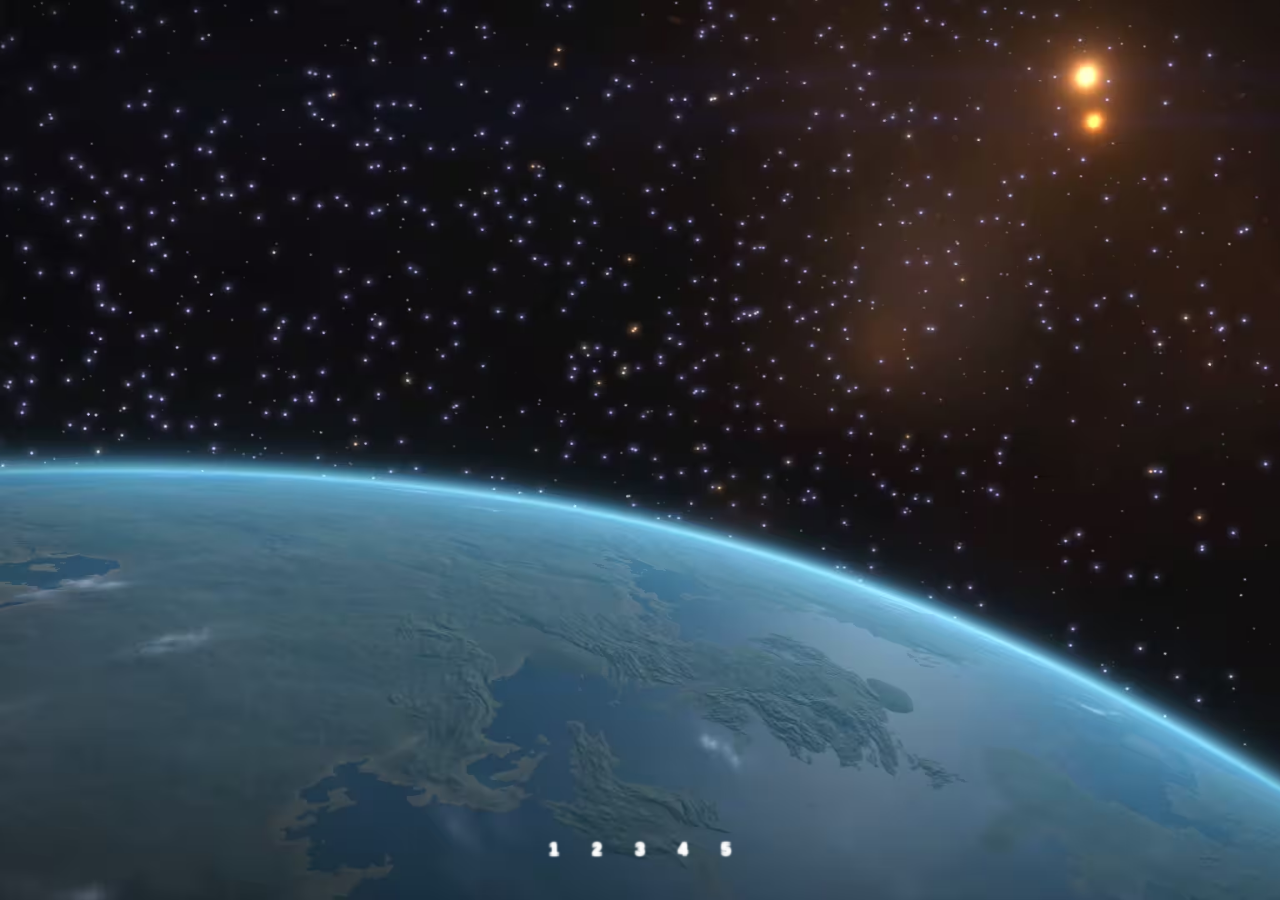
<file: index.html>
<!DOCTYPE html>
<html lang="en">
<head>
  <meta charset="UTF-8">
  <meta name="viewport" content="width=device-width, initial-scale=1.0">
  <title>Stars Falling</title>
  <link rel="shortcut icon" href="assets/favicon.png" type="image/x-icon">
  <link rel="stylesheet" href="css/index1.css">
  <link rel="stylesheet" href="css/Nav.css">
</head>
<body>  
  <div class="section" style="background-image: url('assets/image1.avif');">
    <span style="--r: 90;"></span>
    <span style="--r: 85;"></span>
    <span style="--r: 80;"></span>
    <span style="--r: 75;"></span>
    <span style="--r: 70;"></span>
    <span style="--r: 65;"></span>
    <span style="--r: 60;"></span>
    <span style="--r: 55;"></span>
    <span style="--r: 50;"></span>
    <span style="--r: 45;"></span>
    <span style="--r: 40;"></span>
    <span style="--r: 35;"></span>
    <span style="--r: 30;"></span>
    <span style="--r: 25;"></span>
    <span style="--r: 20;"></span>
    <span style="--r: 15;"></span>
    <span style="--r: 5;"></span>
    <span style="--r: 0;"></span>
    <span style="--r: -5;"></span>
    <span style="--r: -10;"></span>
    <span style="--r: -15;"></span>
    <span style="--r: -20;"></span>
    <span style="--r: -25;"></span>
    <span style="--r: -30;"></span>
    <span style="--r: -35;"></span>
    <span style="--r: -40;"></span>
    <span style="--r: -45;"></span>
    <span style="--r: -50;"></span>
    
  </div>

  <div class="myNav">
    <a href="index.html"  class="activo"  style="--d:1;">1</a>
    <a href="index2.html" style="--d:2;">2</a>
    <a href="index3.html" style="--d:3;">3</a>
    <a href="index4.html"  style="--d:4;">4</a>
    <a href="index5.html"  style="--d:5;">5</a>
  </div>
</body>
</html>
</file>
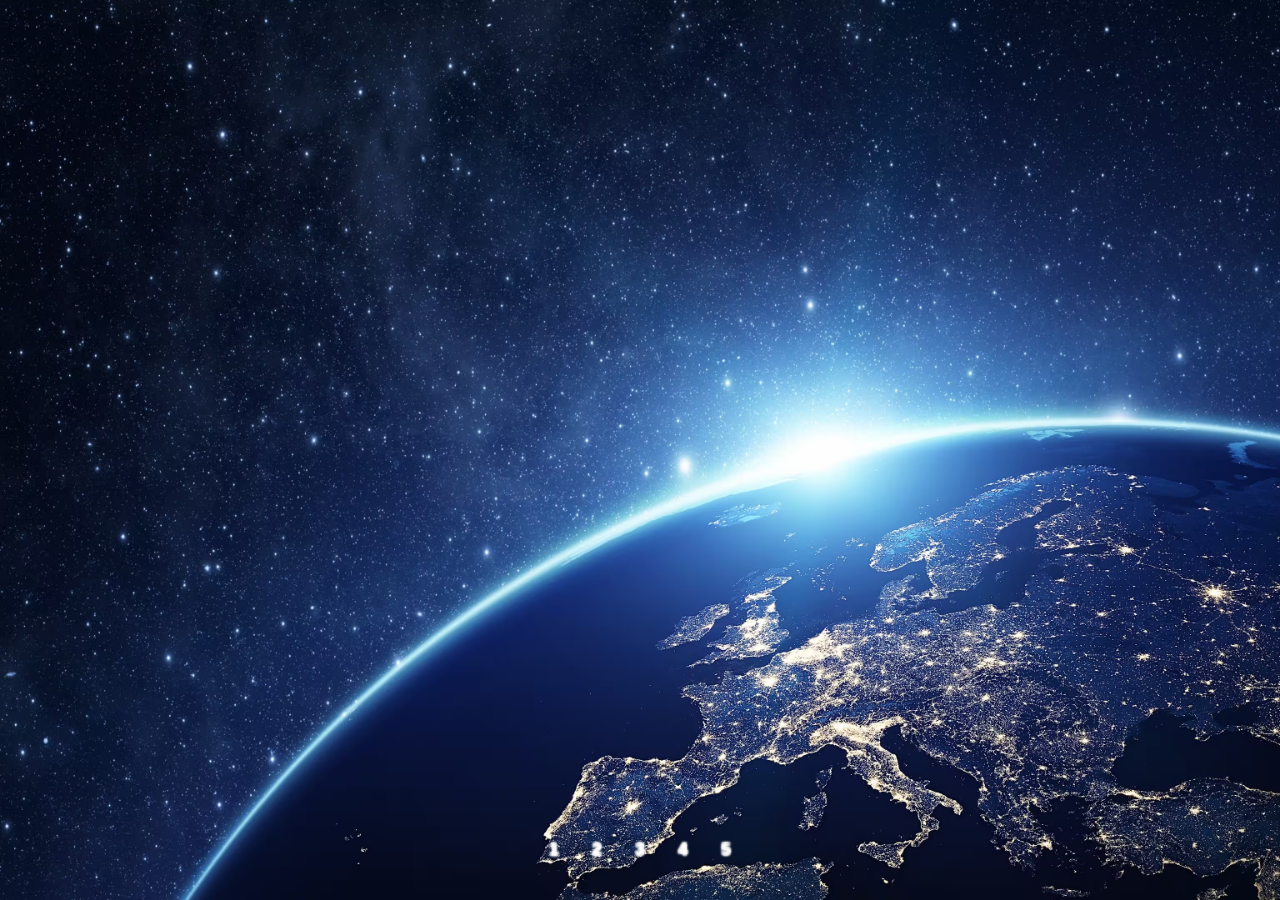
<file: index2.html>
<!DOCTYPE html>
<html lang="en">

<head>
  <meta charset="UTF-8">
  <meta name="viewport" content="width=device-width, initial-scale=1.0">
  <title>Stars Falling</title>
  <link rel="shortcut icon" href="assets/favicon.png" type="image/x-icon">
  <link rel="stylesheet" href="css/index2.css">
  <link rel="stylesheet" href="css/Nav.css">
</head>

<body>
  <div class="section" style="background-image: url('assets/image2.avif');">
    <span style="--r: 90;"></span>
    <span style="--r: 85;"></span>
    <span style="--r: 80;"></span>
    <span style="--r: 75;"></span>
    <span style="--r: 70;"></span>
    <span style="--r: 65;"></span>
    <span style="--r: 60;"></span>
    <span style="--r: 55;"></span>
    <span style="--r: 50;"></span>
    <span style="--r: 45;"></span>
    <span style="--r: 40;"></span>
    <span style="--r: 35;"></span>
    <span style="--r: 30;"></span>
    <span style="--r: 25;"></span>
    <span style="--r: 20;"></span>
    <span style="--r: 15;"></span>
    <span style="--r: 5;"></span>
    <span style="--r: 0;"></span>
    <span style="--r: -5;"></span>
    <span style="--r: -10;"></span>
    <span style="--r: -15;"></span>
    <span style="--r: -20;"></span>
    <span style="--r: -25;"></span>
    <span style="--r: -30;"></span>
    <span style="--r: -35;"></span>
    <span style="--r: -40;"></span>
    <span style="--r: -45;"></span>
    <span style="--r: -50;"></span>

  </div>

  <div class="myNav">
    <a href="index.html" style="--d:1;">1</a>
    <a href="index2.html" class="activo" style="--d:2;">2</a>
    <a href="index3.html" style="--d:3;">3</a>
    <a href="index4.html" style="--d:4;">4</a>
    <a href="index5.html" style="--d:5;">5</a>
  </div>
</body>

</html>
</file>
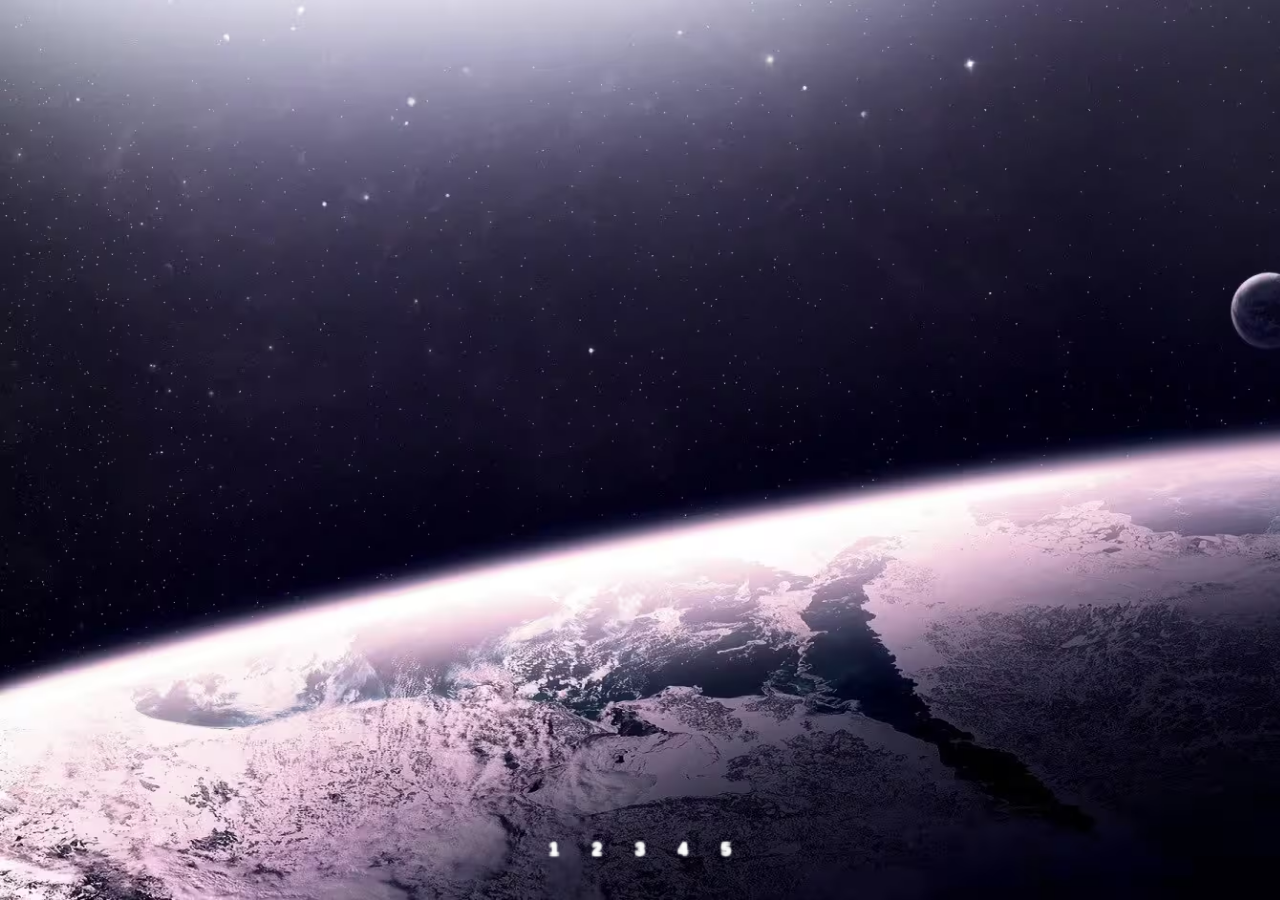
<file: index3.html>
<!DOCTYPE html>
<html lang="en">

<head>
  <meta charset="UTF-8">
  <meta name="viewport" content="width=device-width, initial-scale=1.0">
  <title>Stars Falling</title>
  <link rel="shortcut icon" href="assets/favicon.png" type="image/x-icon">
  <link rel="stylesheet" href="css/index2.css">
  <link rel="stylesheet" href="css/Nav.css">
</head>

<body>
  <div class="section" style="background-image: url('assets/image3.avif');">
    <span style="--r: 90;"></span>
    <span style="--r: 85;"></span>
    <span style="--r: 80;"></span>
    <span style="--r: 75;"></span>
    <span style="--r: 70;"></span>
    <span style="--r: 65;"></span>
    <span style="--r: 60;"></span>
    <span style="--r: 55;"></span>
    <span style="--r: 50;"></span>
    <span style="--r: 45;"></span>
    <span style="--r: 40;"></span>
    <span style="--r: 35;"></span>
    <span style="--r: 30;"></span>
    <span style="--r: 25;"></span>
    <span style="--r: 20;"></span>
    <span style="--r: 15;"></span>
    <span style="--r: 5;"></span>
    <span style="--r: 0;"></span>
    <span style="--r: -5;"></span>
    <span style="--r: -10;"></span>
    <span style="--r: -15;"></span>
    <span style="--r: -20;"></span>
    <span style="--r: -25;"></span>
    <span style="--r: -30;"></span>
    <span style="--r: -35;"></span>
    <span style="--r: -40;"></span>
    <span style="--r: -45;"></span>
    <span style="--r: -50;"></span>
  </div>

  <div class="myNav">
    <a href="index.html" style="--d:1;">1</a>
    <a href="index2.html" style="--d:2;">2</a>
    <a href="index3.html" class="activo" style="--d:3;">3</a>
    <a href="index4.html" style="--d:4;">4</a>
    <a href="index5.html" style="--d:5;">5</a>
  </div>
</body>

</html>
</file>
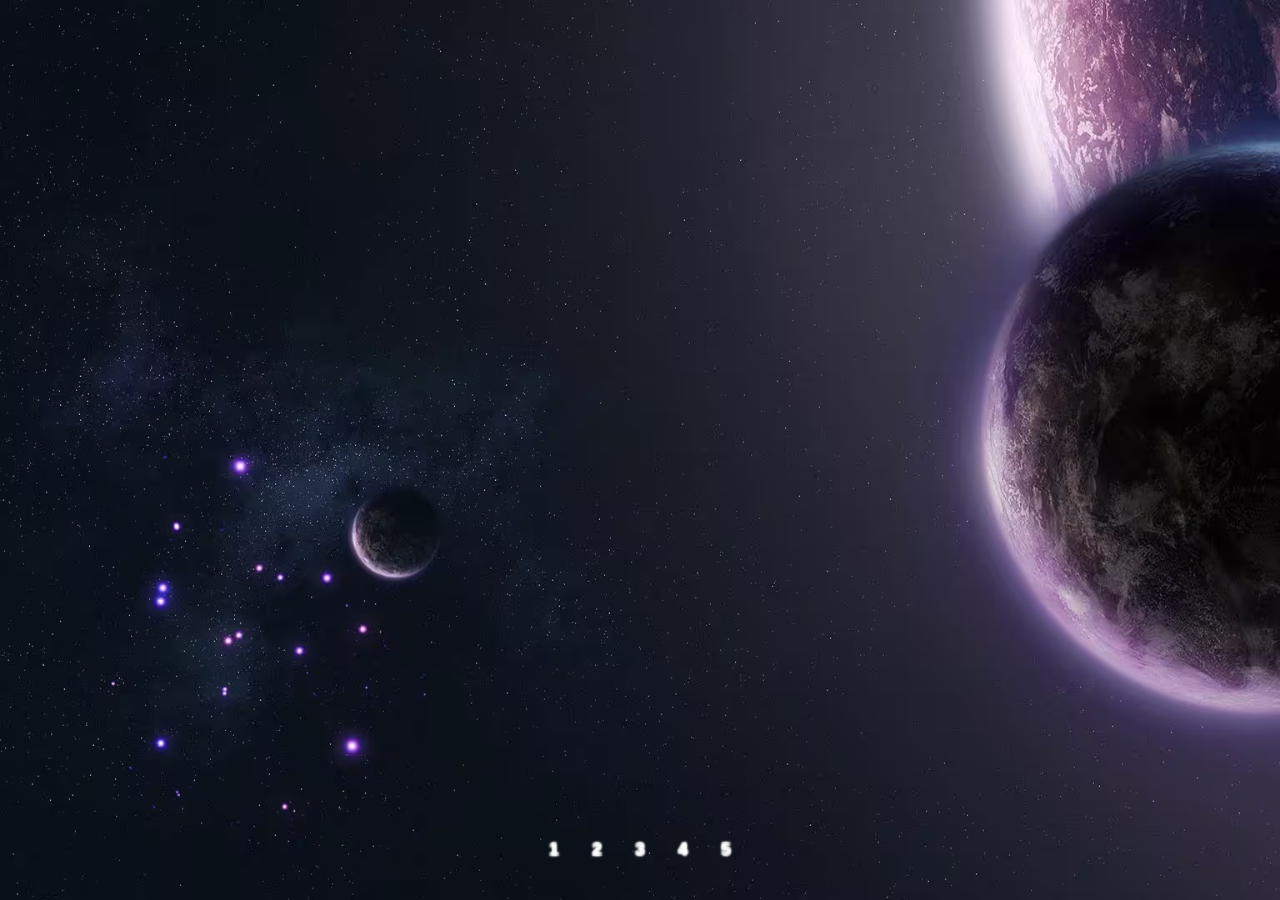
<file: index4.html>
<!DOCTYPE html>
<html lang="en">

<head>
  <meta charset="UTF-8">
  <meta name="viewport" content="width=device-width, initial-scale=1.0">
  <title>Stars Falling</title>
  <link rel="shortcut icon" href="assets/favicon.png" type="image/x-icon">
  <link rel="stylesheet" href="css/index4.css">
  <link rel="stylesheet" href="css/Nav.css">
</head>

<body>
  <div class="section" style="background-image: url('assets/image4.avif');">
    <span style="--r: 90;"></span>
    <span style="--r: 85;"></span>
    <span style="--r: 80;"></span>
    <span style="--r: 75;"></span>
    <span style="--r: 70;"></span>
    <span style="--r: 65;"></span>
    <span style="--r: 60;"></span>
    <span style="--r: 55;"></span>
    <span style="--r: 50;"></span>
    <span style="--r: 45;"></span>
    <span style="--r: 40;"></span>
    <span style="--r: 35;"></span>
    <span style="--r: 30;"></span>
    <span style="--r: 25;"></span>
    <span style="--r: 20;"></span>
    <span style="--r: 15;"></span>
    <span style="--r: 5;"></span>
    <span style="--r: 0;"></span>
    <span style="--r: -5;"></span>
    <span style="--r: -10;"></span>
    <span style="--r: -15;"></span>
    <span style="--r: -20;"></span>
    <span style="--r: -25;"></span>
    <span style="--r: -30;"></span>
    <span style="--r: -35;"></span>
    <span style="--r: -40;"></span>
    <span style="--r: -45;"></span>
    <span style="--r: -50;"></span>

  </div>

  <div class="myNav">
    <a href="index.html" style="--d:1;">1</a>
    <a href="index2.html" style="--d:2;">2</a>
    <a href="index3.html" style="--d:3;">3</a>
    <a href="index4.html" class="activo" style="--d:4;">4</a>
    <a href="index5.html" style="--d:5;">5</a>
  </div>
</body>

</html>
</file>
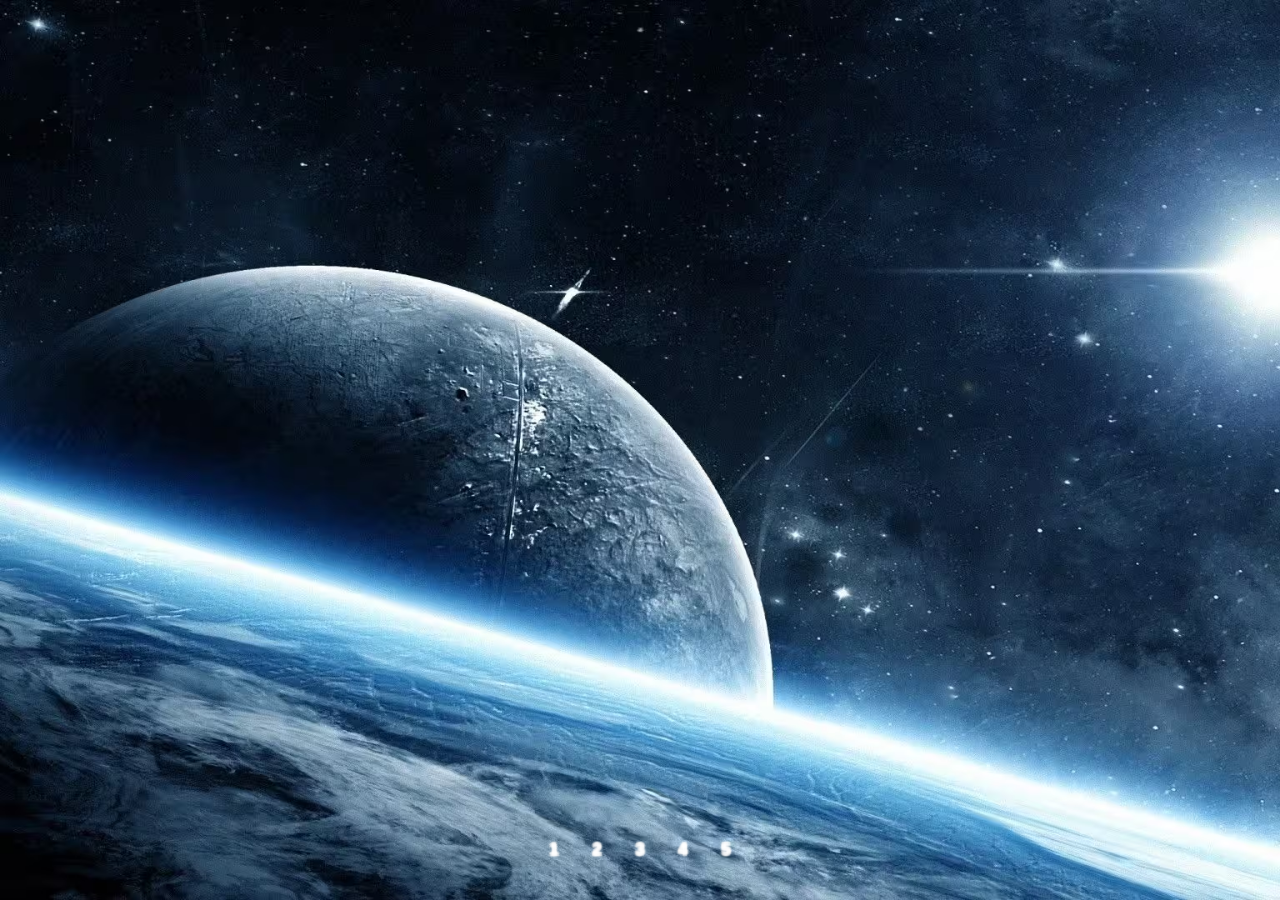
<file: index5.html>
<!DOCTYPE html>
<html lang="en">

<head>
  <meta charset="UTF-8">
  <meta name="viewport" content="width=device-width, initial-scale=1.0">
  <title>Stars Falling</title>
  <link rel="shortcut icon" href="assets/favicon.png" type="image/x-icon">
  <link rel="stylesheet" href="css/index1.css">
  <link rel="stylesheet" href="css/Nav.css">
</head>

<body>
  <div class="section" style="background-image: url('assets/image5.avif');">
    <span style="--r: 90;"></span>
    <span style="--r: 85;"></span>
    <span style="--r: 80;"></span>
    <span style="--r: 75;"></span>
    <span style="--r: 70;"></span>
    <span style="--r: 65;"></span>
    <span style="--r: 60;"></span>
    <span style="--r: 55;"></span>
    <span style="--r: 50;"></span>
    <span style="--r: 45;"></span>
    <span style="--r: 40;"></span>
    <span style="--r: 35;"></span>
    <span style="--r: 30;"></span>
    <span style="--r: 25;"></span>
    <span style="--r: 20;"></span>
    <span style="--r: 15;"></span>
    <span style="--r: 5;"></span>
    <span style="--r: 0;"></span>
    <span style="--r: -5;"></span>
    <span style="--r: -10;"></span>
    <span style="--r: -15;"></span>
    <span style="--r: -20;"></span>
    <span style="--r: -25;"></span>
    <span style="--r: -30;"></span>
    <span style="--r: -35;"></span>
    <span style="--r: -40;"></span>
    <span style="--r: -45;"></span>
    <span style="--r: -50;"></span>

  </div>

  <div class="myNav">
    <a href="index.html" style="--d:1;">1</a>
    <a href="index2.html" style="--d:2;">2</a>
    <a href="index3.html" style="--d:3;">3</a>
    <a href="index4.html" style="--d:4;">4</a>
    <a href="index5.html" class="activo" style="--d:5;">5</a>
  </div>
</body>

</html>
</file>
<file: css/index1.css>
*,
*::after,
*::before {
  box-sizing: border-box;
  margin: 0;
  padding: 0;
  user-select: none;
}

body, html, .section {
  width: 100%;
  height: 100%;
  overflow: hidden;
}

.section {
  background-repeat: no-repeat;
  background-size: cover;
  background-position-y:top;
  animation: scalar 35s linear infinite;

  span {
    --size: 6px;
    position: absolute;
    top: -5%;
    right: calc(var(--r) * 1%);
    width: var(--size);
    height: var(--size);
    border-radius: 50%;
    background-color: #7b68ee;
    box-shadow: 0 0 0 4px #7b68ee11, 0 0 0 8px #7b68ee11, 0 0 20px #7b68ee;
    animation: fall 4s linear infinite;
    

    &::before {
      width: 300px;
      height: 1px;
      background-image: linear-gradient(90deg, #7b68eedd, transparent);
      top: 50%;
      transform: translateY(-50%);
      content: '';
      position: absolute;
    }
  }
  
  span:nth-child(even) {
    animation-delay: calc(var(--r) * -1s);
    animation-duration: calc(var(--r) * .2s);
  }
}



@keyframes scalar {
  0%, 100% {
    scale: 1;
  }
  50% {
    scale: 1.3;
  }
}

@keyframes fall {
  0% {
    transform: rotate(315deg) translateX(0px);
    opacity: 1;
  }
  50% {
    opacity: 1;
  }
  100% {
    transform: rotate(315deg) translateX(-1000px);
    opacity: 0;
  }
}
</file>
<file: css/Nav.css>
.myNav {
  position: fixed;
  z-index: 50;
  display: flex;
  bottom: 2rem;
  left: 50%;
  transform: translate(-50%);
  

  a {
    text-decoration: none;
    display: block;
    --misura: 40px;
    color: transparent;
    width: var(--misura);
    height: var(--misura);
    border: 3px solid currentColor;
    text-align: center;
    line-height: calc(var(--misura) - 3px);
    font-weight: 900;
    transition: .5s;
    margin-inline: 1.5px;
    box-shadow: 0 3px 15px currentColor;
    animation: colorear 10s linear infinite;
    animation-delay: calc(var(--d) * .5s);
    font-family: arial;
    text-shadow: 1px 1px 2px #fff, -1px -1px 2px #fff, 1px -1px 2px #fff, -1px 1px 2px #fff;

  }

  a.activo {
    box-shadow: 0 3px 15px currentColor, inset 4px 4px 20px currentColor, inset -4px -4px 20px currentColor;
  }
}

@keyframes colorear {
  0%{
    color: #0ff;
  }
  10% {
    color:mediumorchid;
  }
  20% {
    color: mediumspringgreen;
  }
  30% {
    color:mediumpurple;
  }
  40% {
    color: orange;
  }
  50% {
    color: #f00;
  }
  60%{
    color: #0f0;
  }
  70% {
    color: #00f;
  }
  80% {
    color: magenta;
  }
  90% {
    color:azure;
  }
  100% {
    color:cadetblue;
  }
}
</file>
<file: css/index2.css>
*,
*::after,
*::before {
  box-sizing: border-box;
  margin: 0;
  padding: 0;
  user-select: none;
}

body, html, .section {
  width: 100%;
  height: 100%;
  overflow: hidden;
}

.section {
  background-repeat: no-repeat;
  background-size: cover;
  background-position-y:top;
  animation: scalar 35s linear infinite;

  span {
    --size: 6px;
    position: absolute;
    top: -5%;
    left: calc(var(--r) * 1%);
    width: var(--size);
    height: var(--size);
    border-radius: 50%;
    background-color: #7b68ee;
    box-shadow: 0 0 0 4px #7b68ee11, 0 0 0 8px #7b68ee11, 0 0 20px #7b68ee;
    animation: fall 4s linear infinite;
    

    &::before {
      width: 300px;
      height: 1px;
      background-image: linear-gradient(90deg, #7b68eedd, transparent);
      top: 50%;
      transform: translateY(-50%);
      content: '';
      position: absolute;
    }
  }
  
  span:nth-child(even) {
    animation-delay: calc(var(--r) * -1s);
    animation-duration: calc(var(--r) * .2s);
  }
}


@keyframes scalar {
  0%, 100% {
    scale: 1;
  }
  50% {
    scale: 1.3;
  }
}

@keyframes fall {
  0% {
    transform: rotate(-130deg) translateX(0px);
    opacity: 1;
  }
  50% {
    opacity: 1;
  }
  100% {
    transform: rotate(-130deg) translateX(-1000px);;
    opacity: 0;
  }
}
</file>
<file: css/index4.css>
*,
*::after,
*::before {
  box-sizing: border-box;
  margin: 0;
  padding: 0;
  user-select: none;
}

body, html, .section {
  width: 100%;
  height: 100%;
  overflow: hidden;
}

.section {
  background-repeat: no-repeat;
  background-size: cover;
  background-position-y:top;
  animation: scalar 35s linear infinite;

  span {
    --size: 6px;
    position: absolute;
    top: -5%;
    left: calc(var(--r) * 1%);
    width: var(--size);
    height: var(--size);
    border-radius: 50%;
    background-color: #7b68ee;
    box-shadow: 0 0 0 4px #7b68ee11, 0 0 0 8px #7b68ee11, 0 0 20px #7b68ee;
    animation: fall 4s linear infinite;
    

    &::before {
      width: 300px;
      height: 1px;
      background-image: linear-gradient(90deg, #7b68eedd, transparent);
      top: 50%;
      transform: translateY(-50%);
      content: '';
      position: absolute;
    }
  }
  
  span:nth-child(even) {
    animation-delay: calc(var(--r) * -1s);
    animation-duration: calc(var(--r) * .2s);
  }
}


@keyframes scalar {
  0%, 100% {
    scale: 1;
  }
  50% {
    scale: 1.3;
  }
}

@keyframes fall {
  0% {
    transform: rotate(-150deg) translateX(0px);
    opacity: 1;
  }
  45% {
    opacity: 1;
  }
  100% {
    transform: rotate(-150deg) translateX(-1000px);;
    opacity: 0;
  }
}
</file>
